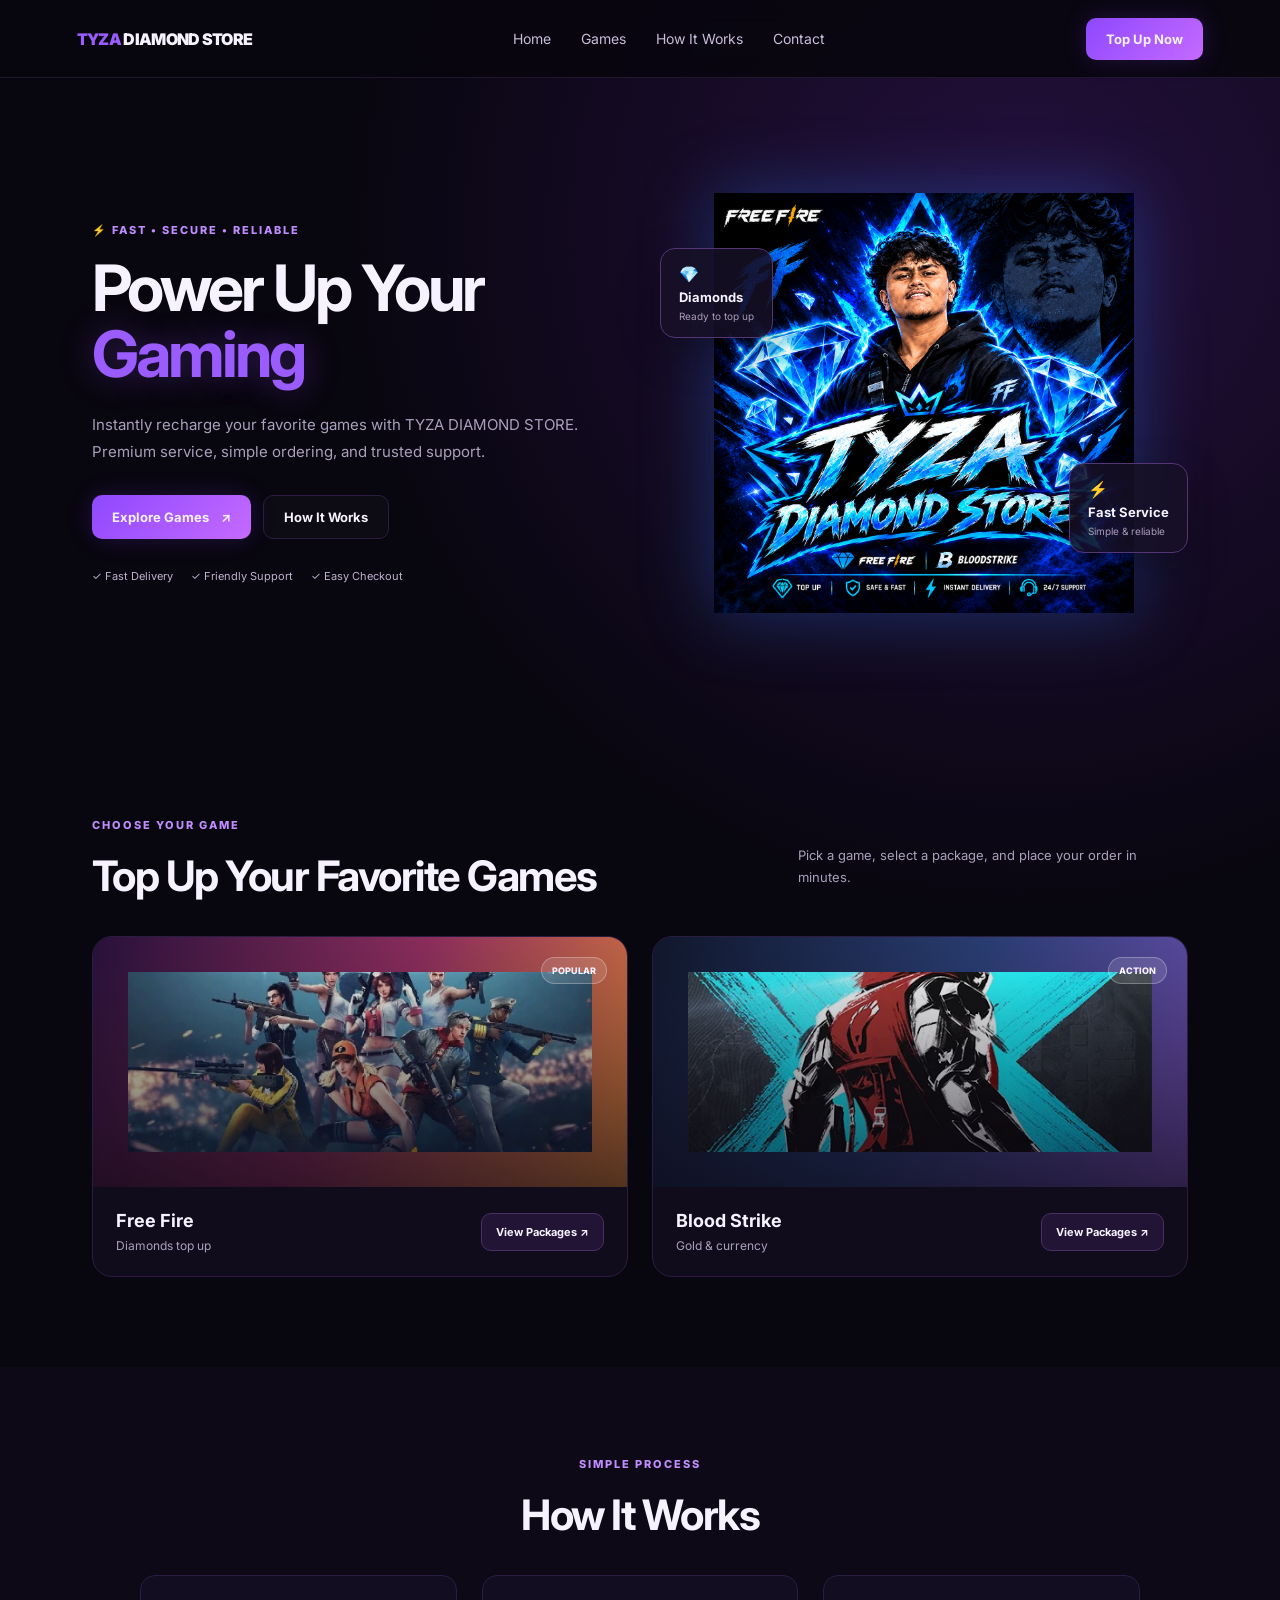
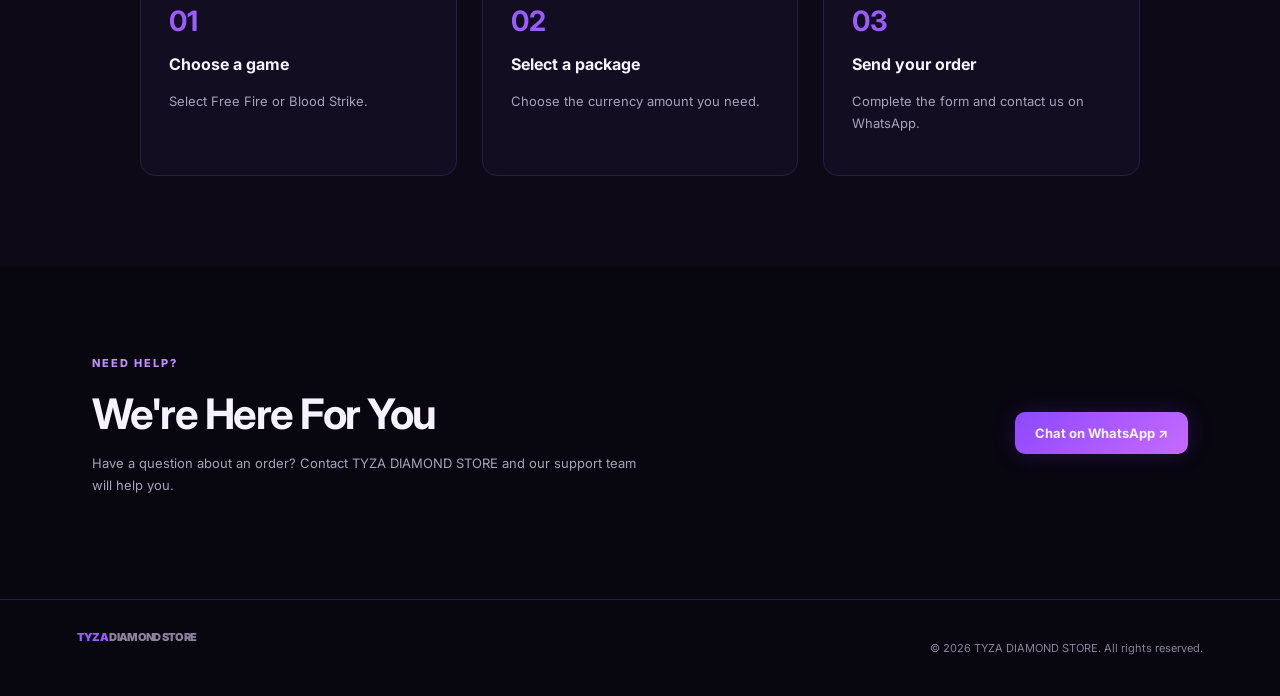
<file: index.html>
<!DOCTYPE html>
<html lang="en">
<head>
<meta charset="UTF-8"><meta name="viewport" content="width=device-width, initial-scale=1.0">
<title>TYZA DIAMOND STORE | Gaming Top Up</title>
<link rel="stylesheet" href="style.css">
</head>
<body>
<header class="navbar"><a class="brand" href="#home"><span>TYZA</span> DIAMOND STORE</a><nav><a href="#home">Home</a><a href="#games">Games</a><a href="#how">How It Works</a><a href="#contact">Contact</a></nav><a class="nav-btn" href="#games">Top Up Now</a><button class="menu" aria-label="Menu">☰</button></header>
<main>
<section id="home" class="hero"><div class="hero-copy"><div class="eyebrow">⚡ FAST • SECURE • RELIABLE</div><h1>Power Up Your <span>Gaming</span></h1><p>Instantly recharge your favorite games with TYZA DIAMOND STORE. Premium service, simple ordering, and trusted support.</p><div class="hero-actions"><a class="btn primary" href="#games">Explore Games <span>↗</span></a><a class="btn ghost" href="#how">How It Works</a></div><div class="trust"><span>✓ Fast Delivery</span><span>✓ Friendly Support</span><span>✓ Easy Checkout</span></div></div><div class="hero-art"><img class="hero-logo" src="tyza-logo.png" alt="TYZA Diamond Store logo"><div class="floating-card card-one">💎<b>Diamonds</b><small>Ready to top up</small></div><div class="floating-card card-two">⚡<b>Fast Service</b><small>Simple & reliable</small></div></div></section>
<section id="games" class="section"><div class="section-head"><div><div class="eyebrow">CHOOSE YOUR GAME</div><h2>Top Up Your Favorite Games</h2></div><p>Pick a game, select a package, and place your order in minutes.</p></div><div class="game-grid"><article class="game-card freefire"><div class="game-art"><img src="freefire-art.webp" alt="Free Fire" class="game-image"><span class="game-badge">POPULAR</span></div><div class="game-info"><div><h3>Free Fire</h3><p>Diamonds top up</p></div><a class="btn small" href="freefire.html">View Packages ↗</a></div></article><article class="game-card blood"><div class="game-art"><img src="bloodstrike-art.webp" alt="Blood Strike" class="game-image"><span class="game-badge">ACTION</span></div><div class="game-info"><div><h3>Blood Strike</h3><p>Gold & currency</p></div><a class="btn small" href="bloodstrike.html">View Packages ↗</a></div></article></div></section>
<section id="how" class="section muted"><div class="section-head centered"><div><div class="eyebrow">SIMPLE PROCESS</div><h2>How It Works</h2></div></div><div class="steps"><div><b>01</b><h3>Choose a game</h3><p>Select Free Fire or Blood Strike.</p></div><div><b>02</b><h3>Select a package</h3><p>Choose the currency amount you need.</p></div><div><b>03</b><h3>Send your order</h3><p>Complete the form and contact us on WhatsApp.</p></div></div></section>
<section id="contact" class="section contact"><div><div class="eyebrow">NEED HELP?</div><h2>We're Here For You</h2><p>Have a question about an order? Contact TYZA DIAMOND STORE and our support team will help you.</p></div><a class="btn primary" href="https://wa.me/94701014203" target="_blank">Chat on WhatsApp ↗</a></section>
</main><footer><div class="brand"><span>TYZA</span> DIAMOND STORE</div><p>© 2026 TYZA DIAMOND STORE. All rights reserved.</p></footer>
<script src="script.js"></script>
</body></html>
</file>
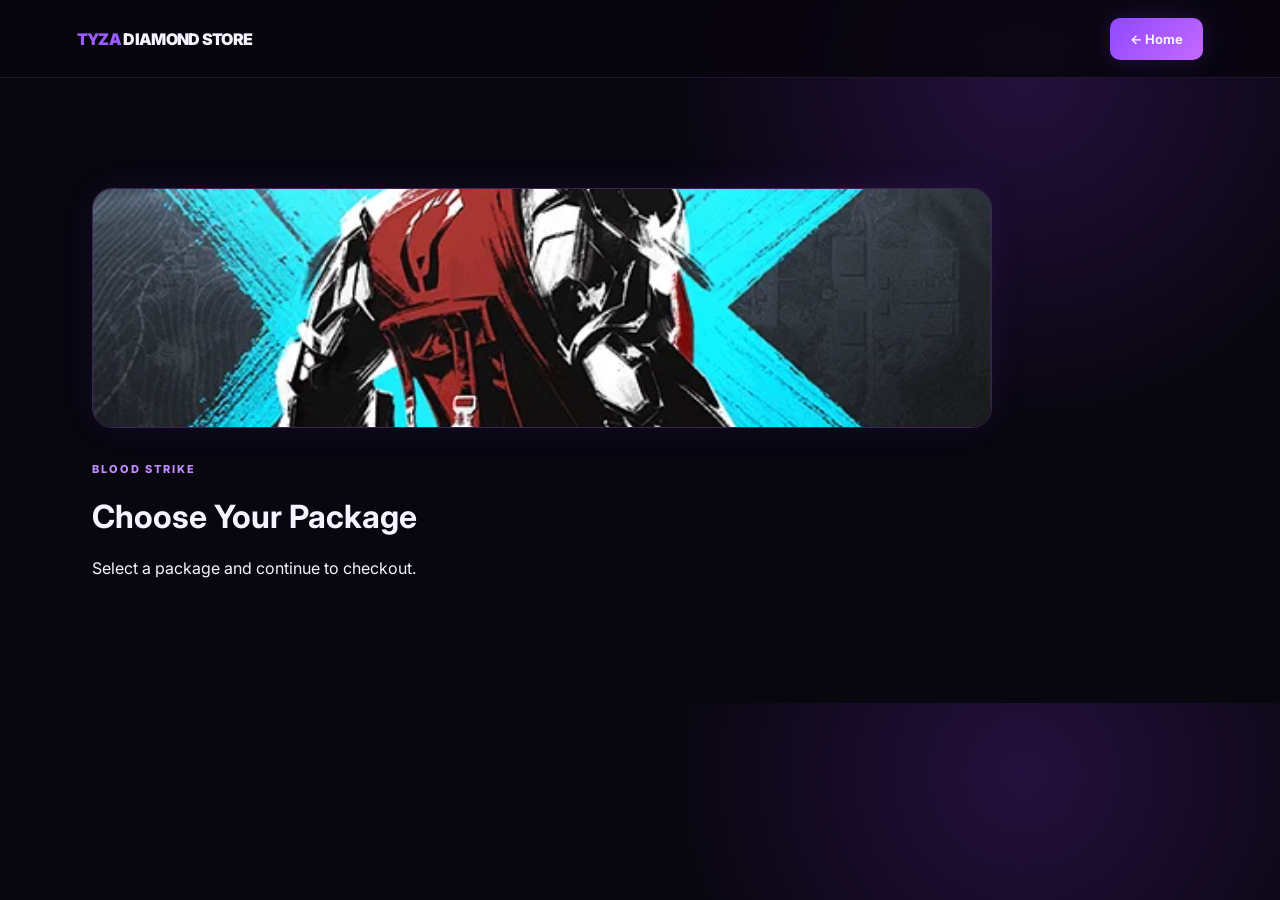
<file: bloodstrike.html>
<!DOCTYPE html><html lang="en"><head><meta charset="UTF-8"><meta name="viewport" content="width=device-width,initial-scale=1"><title>Blood Strike Top Up | TYZA</title><link rel="stylesheet" href="style.css"></head><body><header class="navbar"><a class="brand" href="index.html"><span>TYZA</span> DIAMOND STORE</a><a class="nav-btn" href="index.html">← Home</a></header><main class="section"><img class="page-game-logo" src="bloodstrike-art.webp" alt="Blood Strike"><div class="eyebrow">BLOOD STRIKE</div><h1>Choose Your Package</h1><p class="section-head">Select a package and continue to checkout.</p><div class="game-grid" id="packages"></div></main><script src="checkout.js"></script><script>renderPackages('Blood Strike', 'Gold', [100,300,500,1000,2000,5000]);</script></body></html>
</file>
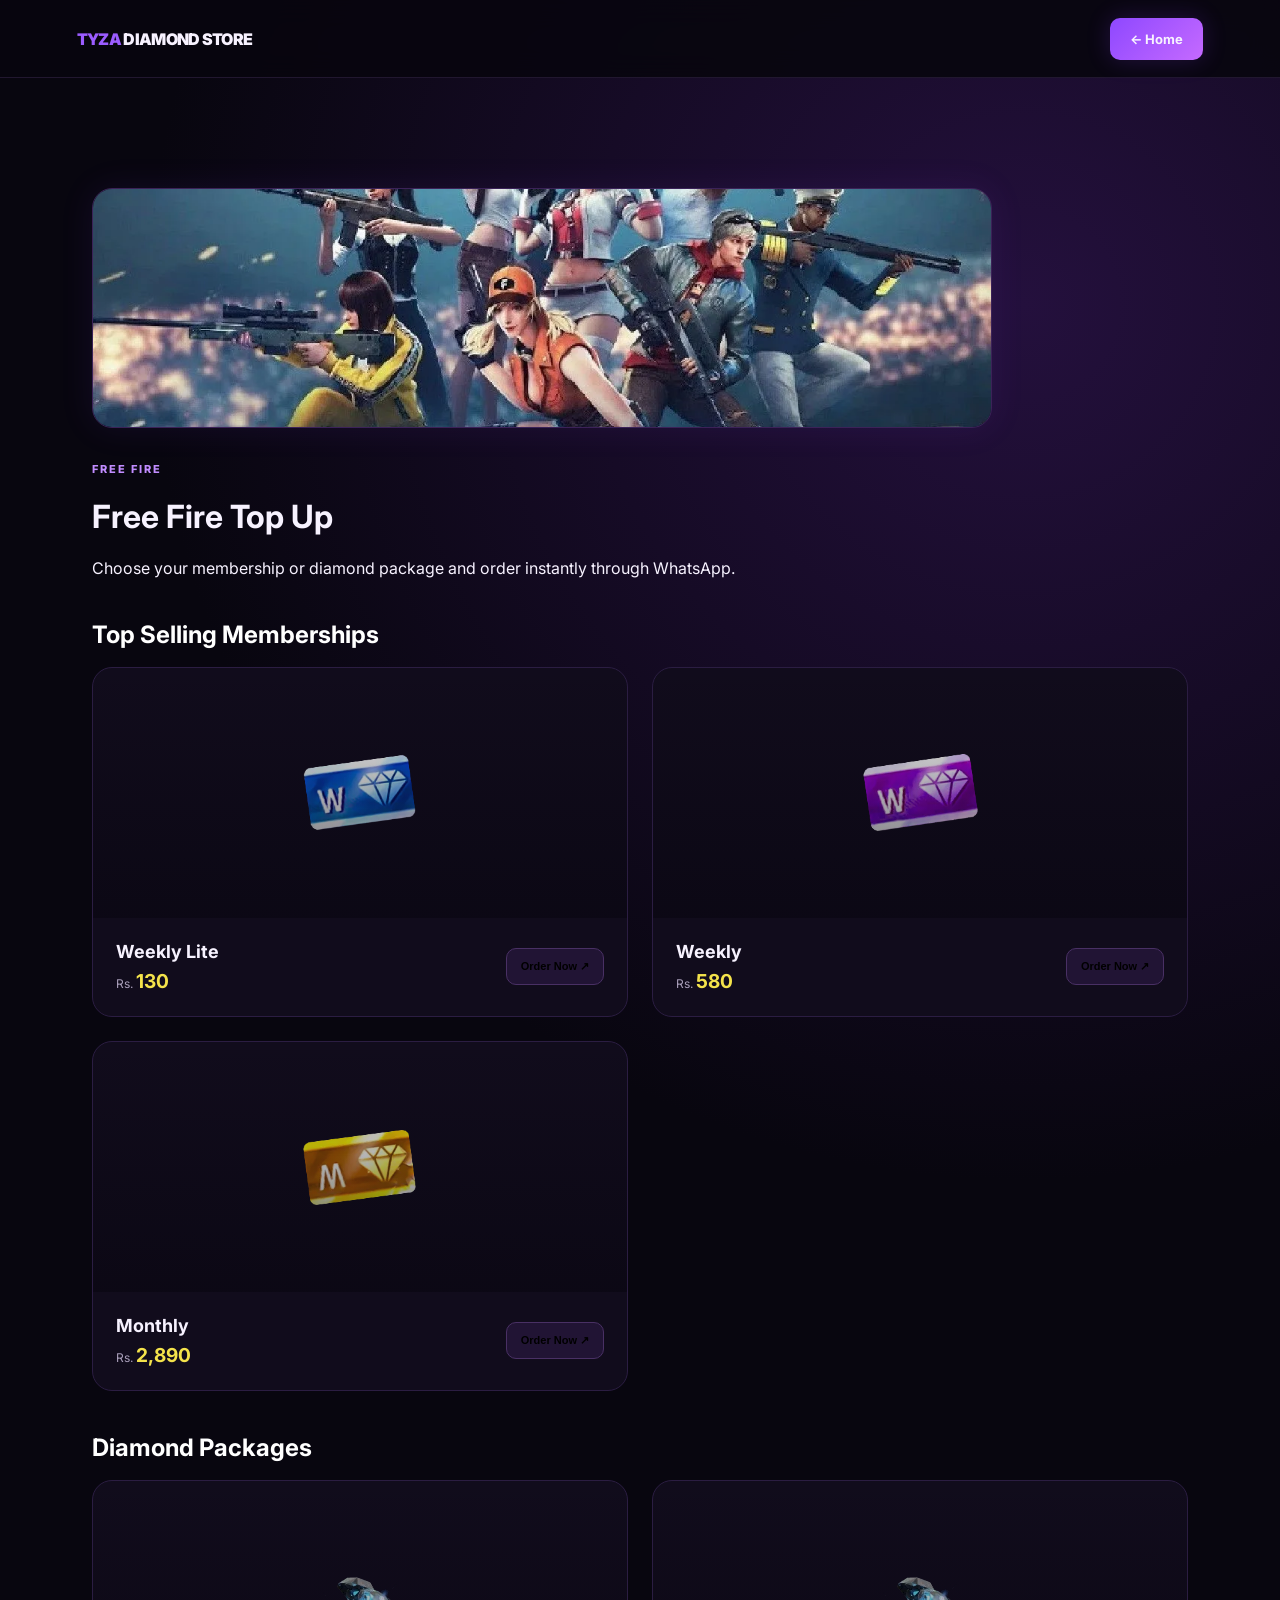
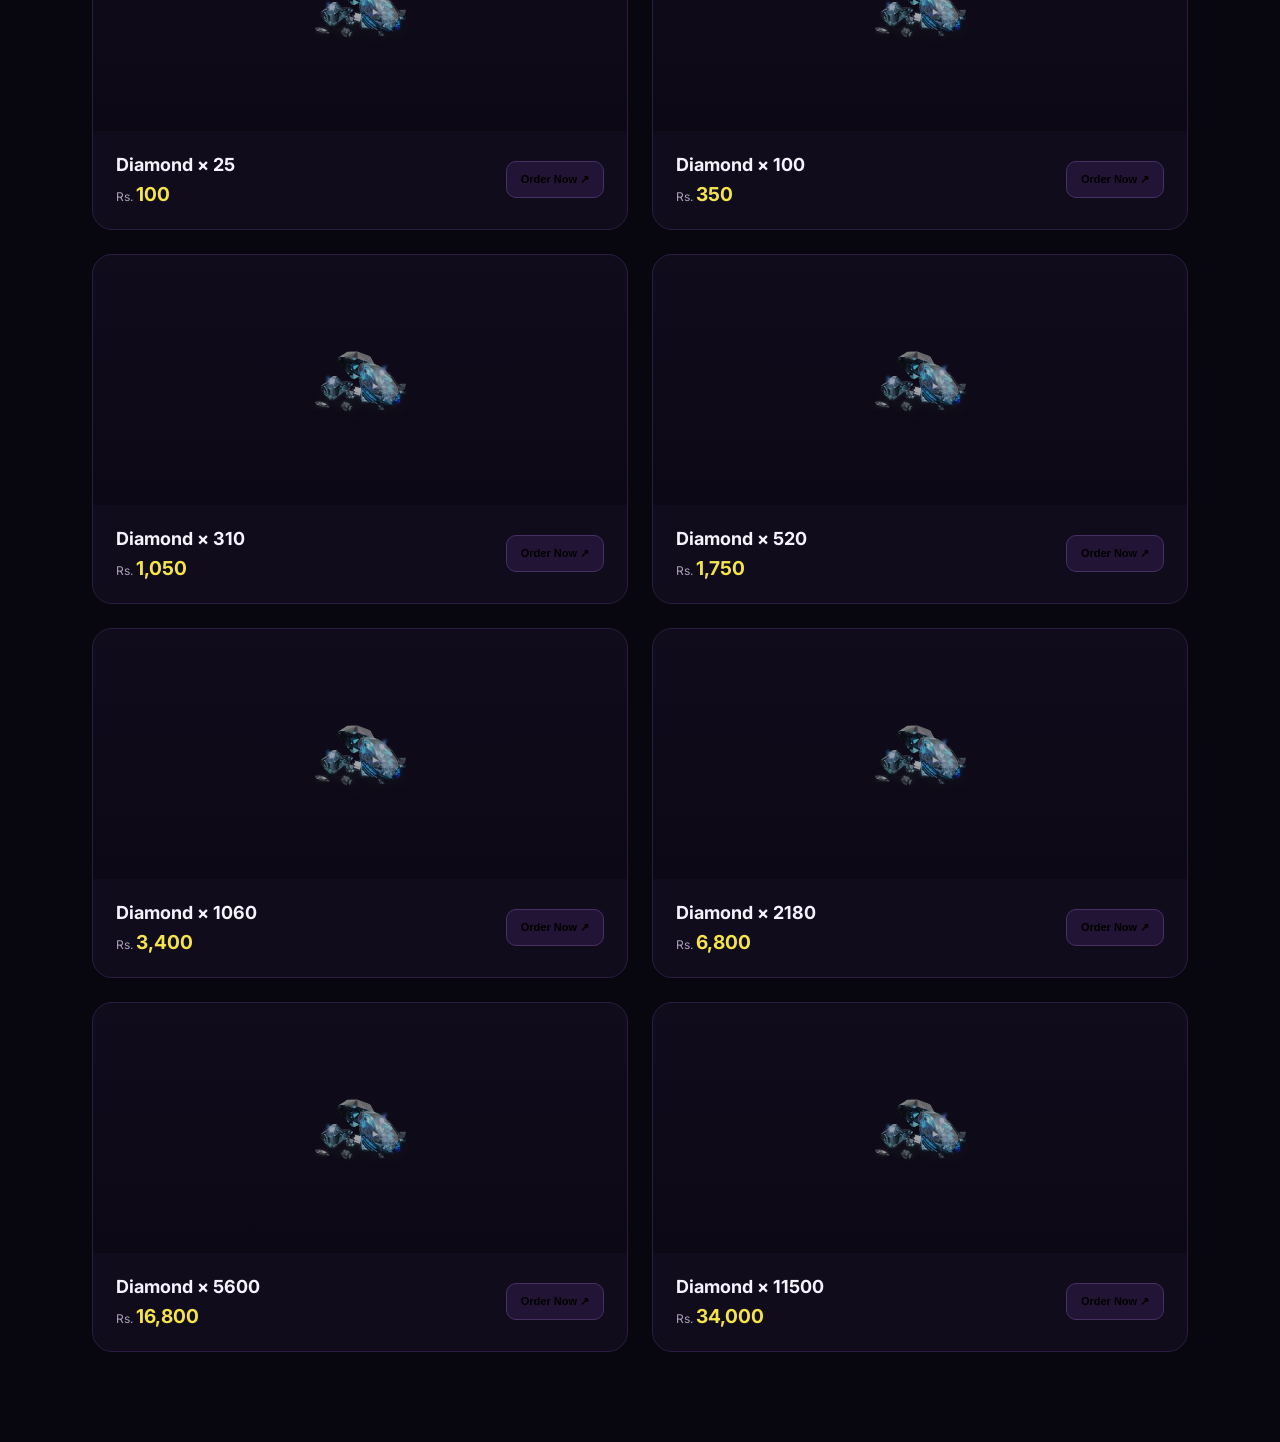
<file: freefire.html>
<!DOCTYPE html>
<html lang="en">
<head>
<meta charset="UTF-8"><meta name="viewport" content="width=device-width,initial-scale=1">
<title>Free Fire Top Up | TYZA DIAMOND STORE</title>
<link rel="stylesheet" href="style.css">
</head>
<body>
<header class="navbar"><a class="brand" href="index.html"><span>TYZA</span> DIAMOND STORE</a><a class="nav-btn" href="index.html">← Home</a></header>
<main class="section">
  <img class="page-game-logo" src="freefire-art.webp" alt="Free Fire">
  <div class="eyebrow">FREE FIRE</div><h1>Free Fire Top Up</h1>
  <p class="section-head">Choose your membership or diamond package and order instantly through WhatsApp.</p>
  <h2 class="package-heading">Top Selling Memberships</h2>
  <div class="game-grid" id="memberships"></div>
  <h2 class="package-heading">Diamond Packages</h2>
  <div class="game-grid" id="packages"></div>
</main>
<script src="checkout.js"></script>
<script>
const membershipPackages = [
  {name:'Weekly Lite', price:130, image:'weekly-lite-card.webp'},
  {name:'Weekly', price:580, image:'weekly-card.webp'},
  {name:'Monthly', price:2890, image:'monthly-card.webp'}
];
const diamondPackages = [
  {name:'Diamond × 25', price:100, image:'diamond-package.webp'},
  {name:'Diamond × 100', price:350, image:'diamond-package.webp'},
  {name:'Diamond × 310', price:1050, image:'diamond-package.webp'},
  {name:'Diamond × 520', price:1750, image:'diamond-package.webp'},
  {name:'Diamond × 1060', price:3400, image:'diamond-package.webp'},
  {name:'Diamond × 2180', price:6800, image:'diamond-package.webp'},
  {name:'Diamond × 5600', price:16800, image:'diamond-package.webp'},
  {name:'Diamond × 11500', price:34000, image:'diamond-package.webp'}
];
renderPackages('Free Fire', membershipPackages, {target:'memberships'});
renderPackages('Free Fire', diamondPackages);
// Render memberships in their own section.
document.getElementById('memberships').innerHTML = membershipPackages.map(pkg => `
<article class="game-card package-card"><div class="game-art package-art"><img src="${pkg.image}" alt="${pkg.name}" class="package-image"></div><div class="game-info"><div><h3>${pkg.name}</h3><p class="package-price">Rs. <strong>${pkg.price.toLocaleString()}</strong></p></div><button class="btn small" onclick="checkout('Free Fire','${pkg.name}',${pkg.price})">Order Now ↗</button></div></article>`).join('');
</script>
</body></html>
</file>
<file: style.css>
@import url('https://fonts.googleapis.com/css2?family=Inter:wght@400;500;600;700;800;900&display=swap');
:root{--bg:#08060f;--panel:#120d20;--purple:#9b5cff;--pink:#d66cff;--text:#f7f2ff;--muted:#aaa0bb;--line:#2b1d42}*{box-sizing:border-box}html{scroll-behavior:smooth}body{margin:0;background:radial-gradient(circle at 80% 10%,#24103d 0,transparent 30%),var(--bg);color:var(--text);font-family:Inter,Arial,sans-serif}a{text-decoration:none;color:inherit}.navbar{height:78px;display:flex;align-items:center;justify-content:space-between;padding:0 6%;border-bottom:1px solid #21172f;background:#08060fe8;backdrop-filter:blur(14px);position:sticky;top:0;z-index:10}.brand{font-weight:900;letter-spacing:-.7px}.brand span{color:var(--purple)}nav{display:flex;gap:30px;color:#c9bddb;font-size:14px}nav a:hover{color:white}.nav-btn,.btn{display:inline-flex;align-items:center;justify-content:center;gap:12px;border-radius:10px;padding:13px 20px;font-weight:700;font-size:13px;transition:.25s}.nav-btn,.primary{background:linear-gradient(135deg,#8e48ff,#c56aff);box-shadow:0 0 25px #8c42ff33}.btn:hover,.nav-btn:hover{transform:translateY(-3px);box-shadow:0 8px 30px #a85dff45}.ghost{border:1px solid var(--line);background:#ffffff05}.menu{display:none;background:none;border:0;color:white;font-size:25px}.hero{min-height:650px;max-width:1250px;margin:auto;padding:85px 6%;display:grid;grid-template-columns:1fr 1fr;align-items:center;gap:40px}.eyebrow{color:#c18cff;font-size:11px;font-weight:800;letter-spacing:2px;margin-bottom:18px}.hero h1{font-size:clamp(42px,5vw,72px);line-height:1.03;letter-spacing:-3px;margin:0 0 25px}.hero h1 span{color:var(--purple);text-shadow:0 0 35px #a15cff55}.hero p{color:var(--muted);line-height:1.8;max-width:500px;font-size:15px}.hero-actions{display:flex;gap:12px;margin:30px 0}.trust{display:flex;gap:18px;flex-wrap:wrap;color:#bfb2d0;font-size:11px}.hero-art{height:420px;position:relative;display:grid;place-items:center}.hero-logo{width:100%;max-width:520px;max-height:420px;object-fit:contain;filter:drop-shadow(0 0 35px #2b7cff55);border-radius:24px}.game-image{width:100%;height:100%;object-fit:cover;display:block;transition:transform .5s}.game-card:hover .game-image{transform:scale(1.05)}.page-game-logo{width:100%;max-width:900px;height:240px;object-fit:cover;border-radius:20px;border:1px solid #3b2258;margin:20px 0 30px;box-shadow:0 0 35px #8e48ff18}.package-reference{width:100%;max-width:1000px;display:block;margin:0 auto 30px;border-radius:16px;border:1px solid #3b2258}.orb{position:absolute;width:330px;height:330px;border-radius:50%;background:radial-gradient(circle,#9c4fff44,transparent 65%);border:1px solid #a85cff44;box-shadow:0 0 100px #8b42ff22}.logo-mark{font-size:65px;font-weight:900;letter-spacing:-5px;text-shadow:0 0 35px #b36affaa;z-index:1}.logo-mark small{display:block;font-size:12px;letter-spacing:5px;text-align:center;color:#d0b6ff}.floating-card{position:absolute;background:#171025dd;border:1px solid #543576;border-radius:15px;padding:15px 18px;display:grid;gap:5px;box-shadow:0 15px 40px #0005;z-index:2}.floating-card b{font-size:13px}.floating-card small{color:#a99bb9;font-size:10px}.card-one{top:55px;left:0}.card-two{bottom:60px;right:0}.section{padding:90px 6%;max-width:1250px;margin:auto}.muted{max-width:none;background:#0d0917}.section-head{display:flex;justify-content:space-between;align-items:end;gap:30px;margin-bottom:35px}.section-head h2,.contact h2{font-size:clamp(28px,4vw,42px);letter-spacing:-1.5px;margin:0}.section-head p,.contact p{color:var(--muted);max-width:390px;line-height:1.7;font-size:13px}.game-grid{display:grid;grid-template-columns:repeat(2,1fr);gap:24px}.game-card{background:#110c1c;border:1px solid var(--line);border-radius:20px;overflow:hidden;transition:.3s}.game-card:hover{transform:translateY(-6px);border-color:#8752c5}.game-art{height:250px;position:relative;display:flex;align-items:center;padding:35px;overflow:hidden}.freefire .game-art{background:linear-gradient(120deg,#28113b,#8b2d5c,#e78b38)}.blood .game-art{background:linear-gradient(120deg,#10172c,#293d72,#7851b8)}.game-art:after{content:'';position:absolute;inset:0;background:linear-gradient(0deg,#090611aa,transparent)}.game-badge{position:absolute;top:20px;right:20px;background:#ffffff20;border:1px solid #ffffff44;padding:7px 10px;border-radius:30px;font-size:9px;font-weight:800;z-index:1}.art-title{font-size:44px;line-height:.9;font-weight:900;letter-spacing:-2px;z-index:1;text-shadow:3px 4px 0 #0005}.art-title em{color:#ffb45b;font-style:normal}.blood .art-title em{color:#a9c6ff}.game-info{display:flex;justify-content:space-between;align-items:center;padding:23px;gap:10px}.game-info h3{margin:0 0 7px;font-size:18px}.game-info p{margin:0;color:var(--muted);font-size:12px}.small{padding:11px 14px;background:#211434;border:1px solid #493064;font-size:11px}.centered{justify-content:center;text-align:center}.steps{max-width:1000px;margin:auto;display:grid;grid-template-columns:repeat(3,1fr);gap:25px}.steps>div{padding:28px;border:1px solid var(--line);background:#120d20;border-radius:15px}.steps b{color:var(--purple);font-size:28px}.steps h3{font-size:16px}.steps p{font-size:13px;line-height:1.7;color:var(--muted)}.contact{display:flex;justify-content:space-between;align-items:center;gap:30px}.contact p{max-width:550px}footer{border-top:1px solid var(--line);padding:30px 6%;display:flex;justify-content:space-between;gap:20px;flex-wrap:wrap;color:#8e829f;font-size:11px}
@media(max-width:760px){nav,.nav-btn{display:none}.menu{display:block}.hero{grid-template-columns:1fr;padding-top:55px;text-align:center}.hero p{margin:auto}.hero-actions,.trust{justify-content:center}.hero-art{height:300px}.logo-mark{font-size:48px}.orb{width:250px;height:250px}.floating-card{transform:scale(.8)}.section{padding:65px 5%}.section-head,.contact{display:block}.section-head p{margin-top:15px}.game-grid,.steps{grid-template-columns:1fr}.game-art{height:220px}.game-info{align-items:start;flex-direction:column}.game-info .btn{width:100%}footer{display:block}footer p{margin-top:15px}}
.package-heading{margin:42px 0 18px;color:#fff}.package-art{display:flex;align-items:center;justify-content:center;min-height:170px}.package-image{max-width:90%;max-height:155px;object-fit:contain}.package-price{color:#ddd}.package-price strong{color:#f4e34b;font-size:1.2rem}
</file>
